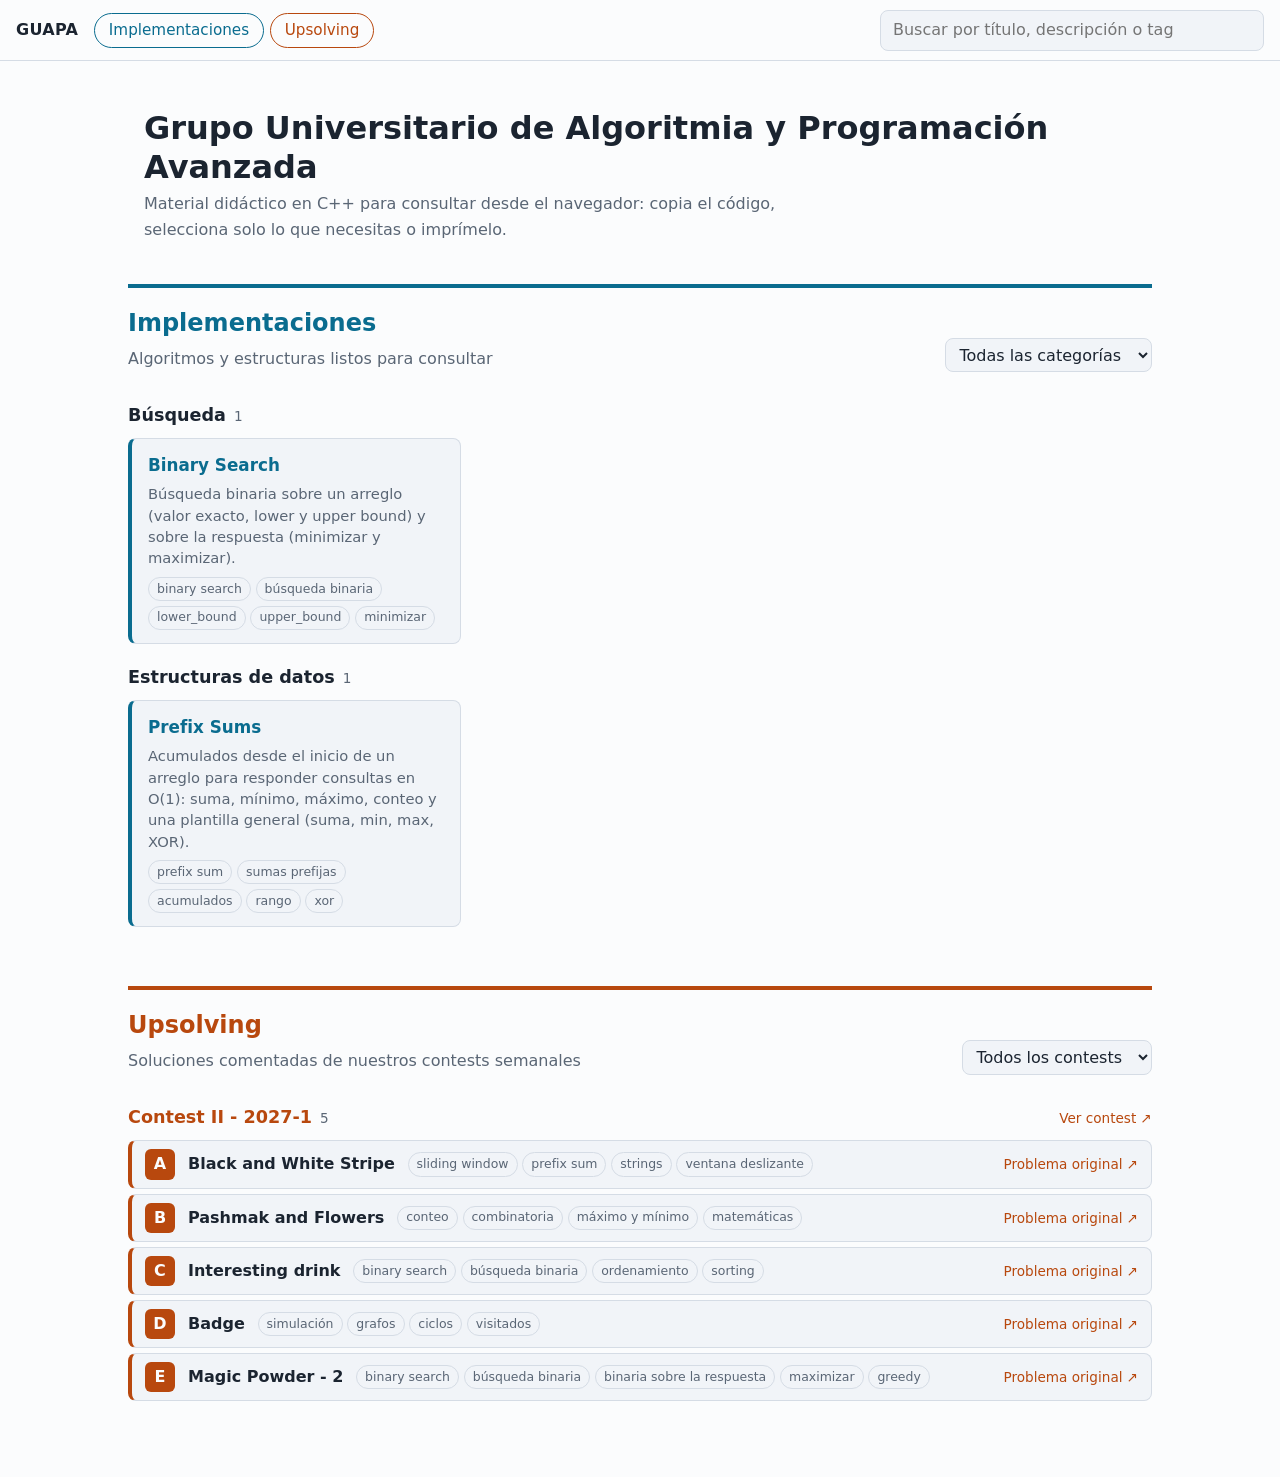
<file: docs/index.html>
<!DOCTYPE html>
<html lang="es">
<head>
<meta charset="utf-8">
<meta name="viewport" content="width=device-width, initial-scale=1">
<title>GUAPA · Algoritmia y Programación Avanzada</title>
<link rel="stylesheet" href="assets/style.css">
</head>
<body data-pagina="inicio">

<header class="topbar">
  <a class="marca" href="#">GUAPA</a>
  <nav class="tabs">
    <a class="impl" href="#implementaciones">Implementaciones</a>
    <a class="ups" href="#upsolving">Upsolving</a>
  </nav>
  <input id="buscador" class="buscador" type="search" placeholder="Buscar por título, descripción o tag" aria-label="Buscar">
</header>

<main class="wide">
  <div class="hero">
    <h1>Grupo Universitario de Algoritmia y Programación Avanzada</h1>
    <p>Material didáctico en C++ para consultar desde el navegador: copia el código, selecciona solo lo que necesitas o imprímelo.</p>
  </div>

  <section id="implementaciones" class="bloque-seccion impl">
    <div class="cab-seccion">
      <div>
        <h2>Implementaciones</h2>
        <p>Algoritmos y estructuras listos para consultar</p>
      </div>
      <select id="filtro-cat" aria-label="Filtrar por categoría"></select>
    </div>
    <div id="lista-impl"></div>
  </section>

  <section id="upsolving" class="bloque-seccion ups">
    <div class="cab-seccion">
      <div>
        <h2>Upsolving</h2>
        <p>Soluciones comentadas de nuestros contests semanales</p>
      </div>
      <select id="filtro-contest" aria-label="Filtrar por contest"></select>
    </div>
    <div id="lista-ups"></div>
  </section>
</main>

<script src="catalog.js"></script>
<script>
(function () {
  'use strict';
  var IMPL = CATALOG.filter(function (e) { return e.tipo === 'implementacion'; });
  var UPS  = CATALOG.filter(function (e) { return e.tipo === 'solucion'; });

  var CAT_NOMBRES = {
    busqueda: 'Búsqueda', grafos: 'Grafos', combinatoria: 'Combinatoria', strings: 'Strings',
    estructuras_de_datos: 'Estructuras de datos', programacion_dinamica: 'Programación dinámica',
    matematicas: 'Matemáticas', geometria: 'Geometría'
  };
  function nombreCat(c) {
    return CAT_NOMBRES[c] || (c.charAt(0).toUpperCase() + c.slice(1).replace(/_/g, ' '));
  }
  function esc(s) {
    return String(s == null ? '' : s).replace(/[&<>"']/g, function (c) {
      return { '&': '&amp;', '<': '&lt;', '>': '&gt;', '"': '&quot;', "'": '&#39;' }[c];
    });
  }
  function norm(s) { return String(s).toLowerCase().normalize('NFD').replace(/[\u0300-\u036f]/g, ''); }
  function tituloDe(e) { return e.tituloProblema || e.titulo || ''; }
  function coincide(e, q) {
    if (!q) return true;
    var texto = norm([tituloDe(e), e.descripcion, e.contest || '', e.problema || '', (e.tags || []).join(' ')].join(' '));
    return q.split(/\s+/).every(function (w) { return texto.indexOf(w) >= 0; });
  }
  function tagsHtml(e) {
    return '<div class="tags">' + (e.tags || []).slice(0, 5).map(function (t) {
      return '<span class="tag">' + esc(t) + '</span>';
    }).join('') + '</div>';
  }

  var selCat = document.getElementById('filtro-cat');
  var selContest = document.getElementById('filtro-contest');
  var buscador = document.getElementById('buscador');

  // Opciones de los filtros
  var cats = Array.from(new Set(IMPL.map(function (e) { return e.categoria; }))).sort();
  selCat.innerHTML = '<option value="">Todas las categorías</option>' +
    cats.map(function (c) { return '<option value="' + esc(c) + '">' + esc(nombreCat(c)) + '</option>'; }).join('');

  // Contests: del más reciente (último agregado en catalog.js) al más antiguo
  var contests = [];
  UPS.forEach(function (e) {
    if (!contests.some(function (c) { return c.slug === e.contestSlug; })) {
      contests.push({ slug: e.contestSlug, nombre: e.contest, url: e.contestUrl });
    }
  });
  contests.reverse();
  selContest.innerHTML = '<option value="">Todos los contests</option>' +
    contests.map(function (c) { return '<option value="' + esc(c.slug) + '">' + esc(c.nombre) + '</option>'; }).join('');

  function renderImpl(q) {
    var cat = selCat.value;
    var items = IMPL.filter(function (e) { return (!cat || e.categoria === cat) && coincide(e, q); });
    var grupos = {};
    items.forEach(function (e) { (grupos[e.categoria] = grupos[e.categoria] || []).push(e); });
    var html = Object.keys(grupos).sort().map(function (c) {
      return '<div class="grupo" id="cat-' + esc(c) + '"><h3>' + esc(nombreCat(c)) +
        ' <span class="conteo">' + grupos[c].length + '</span></h3><div class="tarjetas">' +
        grupos[c].map(function (e) {
          return '<a class="tarjeta" href="' + esc(e.archivo) + '"><h4>' + esc(e.titulo) + '</h4><p>' +
            esc(e.descripcion) + '</p>' + tagsHtml(e) + '</a>';
        }).join('') + '</div></div>';
    }).join('');
    var vacio = IMPL.length ? 'Sin resultados' : 'Aún no hay implementaciones publicadas';
    document.getElementById('lista-impl').innerHTML = html || '<p class="vacio">' + vacio + '</p>';
  }

  function renderUps(q) {
    var ct = selContest.value;
    var items = UPS.filter(function (e) { return (!ct || e.contestSlug === ct) && coincide(e, q); });
    var html = contests.map(function (c) {
      var lista = items.filter(function (e) { return e.contestSlug === c.slug; })
        .sort(function (a, b) { return String(a.problema).localeCompare(String(b.problema)); });
      if (!lista.length) return '';
      return '<div class="grupo" id="contest-' + esc(c.slug) + '"><h3><a href="soluciones/' + esc(c.slug) +
        '/index.html">' + esc(c.nombre) + '</a> <span class="conteo">' + lista.length + '</span>' +
        '<a class="ext" href="' + esc(c.url) + '" target="_blank" rel="noopener">Ver contest ↗</a></h3>' +
        lista.map(function (e) {
          return '<div class="fila"><a class="letra" href="' + esc(e.archivo) + '">' + esc(e.problema) +
            '</a><a class="tit" href="' + esc(e.archivo) + '">' + esc(e.tituloProblema) + '</a>' +
            (e.dificultad ? '<span class="dif">' + esc(e.dificultad) + '</span>' : '') +
            tagsHtml(e) +
            '<a class="ext" href="' + esc(e.problemaUrl) + '" target="_blank" rel="noopener">Problema original ↗</a></div>';
        }).join('') + '</div>';
    }).join('');
    var vacio = UPS.length ? 'Sin resultados' : 'Aún no hay contests publicados';
    document.getElementById('lista-ups').innerHTML = html || '<p class="vacio">' + vacio + '</p>';
  }

  function render() {
    var q = norm(buscador.value.trim());
    renderImpl(q);
    renderUps(q);
  }

  buscador.addEventListener('input', render);
  selCat.addEventListener('change', render);
  selContest.addEventListener('change', render);
  render();

  // Si se llega con un ancla de categoría o contest, desplazar tras renderizar
  if (location.hash) {
    var destino = document.getElementById(location.hash.slice(1));
    if (destino) destino.scrollIntoView();
  }
})();
</script>
</body>
</html>
</file>
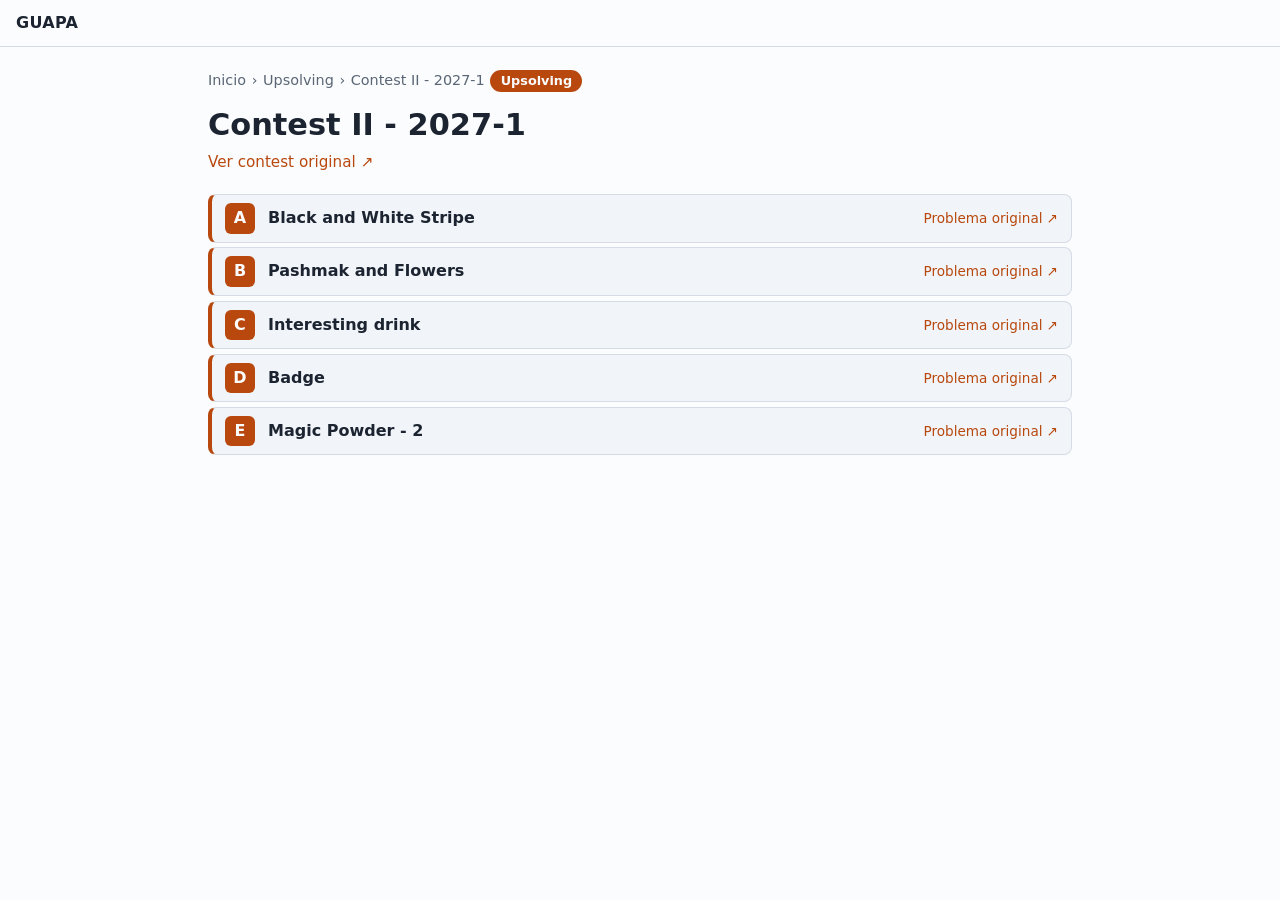
<file: docs/soluciones/contest_ii_2027_1/index.html>
<!DOCTYPE html>
<html lang="es">
<head>
<meta charset="utf-8">
<meta name="viewport" content="width=device-width, initial-scale=1">
<title>Contest II - 2027-1 · Upsolving · GUAPA</title>
<link rel="stylesheet" href="../../assets/style.css">
</head>
<body data-pagina="contest" data-seccion="solucion">

<header class="topbar">
  <a class="marca" href="../../index.html">GUAPA</a>
</header>

<main>
  <nav class="migas" aria-label="Ruta">
    <a href="../../index.html#upsolving">Inicio</a> ›
    <a href="../../index.html#upsolving">Upsolving</a> ›
    <span>Contest II - 2027-1</span>
    <span class="insignia">Upsolving</span>
  </nav>

  <div class="pagina-cab">
    <h1>Contest II - 2027-1</h1>
    <p class="enlaces"><a href="https://codeforces.com/group/P35WkNZDR8/contest/713751" target="_blank" rel="noopener">Ver contest original ↗</a></p>
  </div>

  <div class="grupo">
    <div class="fila">
      <a class="letra" href="A_black_and_white_stripe.html">A</a>
      <a class="tit" href="A_black_and_white_stripe.html">Black and White Stripe</a>
      <a class="ext" href="https://codeforces.com/group/P35WkNZDR8/contest/713751/problem/A" target="_blank" rel="noopener">Problema original ↗</a>
    </div>
    <div class="fila">
      <a class="letra" href="B_pashmak_and_flowers.html">B</a>
      <a class="tit" href="B_pashmak_and_flowers.html">Pashmak and Flowers</a>
      <a class="ext" href="https://codeforces.com/group/P35WkNZDR8/contest/713751/problem/B" target="_blank" rel="noopener">Problema original ↗</a>
    </div>
    <div class="fila">
      <a class="letra" href="C_interesting_drink.html">C</a>
      <a class="tit" href="C_interesting_drink.html">Interesting drink</a>
      <a class="ext" href="https://codeforces.com/group/P35WkNZDR8/contest/713751/problem/C" target="_blank" rel="noopener">Problema original ↗</a>
    </div>
    <div class="fila">
      <a class="letra" href="D_badge.html">D</a>
      <a class="tit" href="D_badge.html">Badge</a>
      <a class="ext" href="https://codeforces.com/group/P35WkNZDR8/contest/713751/problem/D" target="_blank" rel="noopener">Problema original ↗</a>
    </div>
    <div class="fila">
      <a class="letra" href="E_magic_powder_2.html">E</a>
      <a class="tit" href="E_magic_powder_2.html">Magic Powder - 2</a>
      <a class="ext" href="https://codeforces.com/group/P35WkNZDR8/contest/713751/problem/E" target="_blank" rel="noopener">Problema original ↗</a>
    </div>
  </div>
</main>
</body>
</html>
</file>
<file: docs/assets/style.css>
/* ===== Tokens ===== */
:root{
  --bg:#fbfcfd; --fg:#1b2430; --muted:#5a6675; --card:#f1f4f8; --borde:#d5dce5;
  --impl:#0a6c8f; --ups:#b8480e; --acc:var(--impl);
  --code-bg:#f4f6f9; --code-fg:#1b2430;
  --mono:ui-monospace,SFMono-Regular,Menlo,Consolas,"Liberation Mono",monospace;
  --sans:system-ui,-apple-system,"Segoe UI",Roboto,"Helvetica Neue",Arial,sans-serif;
  --hl-kw:#b3261e; --hl-type:#0b57a4; --hl-str:#0b5a2b; --hl-num:#0b57a4; --hl-com:#6b7684; --hl-fn:#6f42c1; --hl-meta:#8a5a00;
}
@media (prefers-color-scheme:dark){
  :root{
    --bg:#0e1319; --fg:#e4eaf1; --muted:#9aa7b6; --card:#151c25; --borde:#2a3542;
    --impl:#55c4ee; --ups:#ff9a5c;
    --code-bg:#0a0f14; --code-fg:#e4eaf1;
    --hl-kw:#ff7b72; --hl-type:#79c0ff; --hl-str:#7ee787; --hl-num:#79c0ff; --hl-com:#8592a1; --hl-fn:#d2a8ff; --hl-meta:#e3b341;
  }
}

/* ===== Base ===== */
*{box-sizing:border-box}
html{scroll-behavior:smooth;scroll-padding-top:5.5rem}
body{margin:0;background:var(--bg);color:var(--fg);font:16px/1.65 var(--sans);--acc:var(--impl)}
body[data-seccion="solucion"]{--acc:var(--ups)}
a{color:var(--acc);text-decoration:none}
a:hover{text-decoration:underline}
code{font-family:var(--mono);font-size:.92em;background:var(--card);padding:.1em .35em;border-radius:4px}
main,.contenedor{max-width:56rem;margin:0 auto;padding:1rem}
.wide{max-width:66rem}
@media (prefers-reduced-motion:reduce){html{scroll-behavior:auto}}

/* ===== Barra superior ===== */
.topbar{position:sticky;top:0;z-index:30;display:flex;flex-wrap:wrap;align-items:center;gap:.6rem 1rem;padding:.6rem 1rem;background:var(--bg);border-bottom:1px solid var(--borde)}
.marca{font-weight:700;color:var(--fg);letter-spacing:.02em}
.marca:hover{text-decoration:none}
.tabs{display:flex;gap:.4rem}
.tabs a{padding:.25rem .85rem;border-radius:999px;border:1.5px solid var(--borde);color:var(--fg);font-size:.95rem}
.tabs a.impl{border-color:var(--impl);color:var(--impl)}
.tabs a.ups{border-color:var(--ups);color:var(--ups)}
.tabs a:hover{text-decoration:none;background:var(--card)}
.buscador{flex:1;min-width:10rem;max-width:24rem;margin-left:auto;padding:.4rem .75rem;border-radius:8px;border:1px solid var(--borde);background:var(--card);color:var(--fg);font:inherit}
.buscador:focus,select:focus,button:focus-visible,a:focus-visible{outline:2px solid var(--acc);outline-offset:2px}

/* ===== Portada ===== */
.hero{padding:2rem 1rem 0.5rem}
.hero h1{margin:0 0 .3rem;font-size:2rem;line-height:1.2}
.hero p{margin:0;color:var(--muted);max-width:40rem}
.bloque-seccion{margin:2rem 0;padding:0 0 .5rem;border-top:4px solid var(--acc)}
.bloque-seccion.impl{--acc:var(--impl)}
.bloque-seccion.ups{--acc:var(--ups)}
.cab-seccion{display:flex;flex-wrap:wrap;align-items:flex-end;justify-content:space-between;gap:.6rem 1rem;padding:1rem 0 .6rem}
.cab-seccion h2{margin:0;color:var(--acc);font-size:1.5rem}
.cab-seccion p{margin:.15rem 0 0;color:var(--muted)}
select{padding:.35rem .6rem;border-radius:8px;border:1px solid var(--borde);background:var(--card);color:var(--fg);font:inherit}
.grupo{margin:1.2rem 0}
.grupo h3{display:flex;align-items:baseline;gap:.5rem;margin:0 0 .5rem;font-size:1.1rem}
.conteo{font-size:.85rem;font-weight:400;color:var(--muted)}
.tarjetas{display:grid;grid-template-columns:repeat(auto-fill,minmax(16rem,1fr));gap:.8rem}
.tarjeta{display:block;padding:.8rem 1rem;background:var(--card);border:1px solid var(--borde);border-left:4px solid var(--acc);border-radius:8px;color:var(--fg)}
.tarjeta:hover{text-decoration:none;border-color:var(--acc)}
.tarjeta h4{margin:0 0 .25rem;font-size:1.05rem;color:var(--acc)}
.tarjeta p{margin:0 0 .5rem;font-size:.92rem;color:var(--muted);line-height:1.45}
.tags{display:flex;flex-wrap:wrap;gap:.3rem}
.tag{padding:.05rem .5rem;border-radius:999px;border:1px solid var(--borde);font-size:.78rem;color:var(--muted)}
.fila{display:flex;flex-wrap:wrap;align-items:center;gap:.5rem .8rem;padding:.5rem .8rem;margin:.3rem 0;background:var(--card);border:1px solid var(--borde);border-left:4px solid var(--acc);border-radius:8px;color:var(--fg)}
.fila:hover{text-decoration:none;border-color:var(--acc)}
.fila .letra{display:inline-grid;place-items:center;min-width:1.9rem;height:1.9rem;border-radius:6px;background:var(--acc);color:var(--bg);font-weight:700}
.fila .tit{font-weight:600}
.fila .dif{font-size:.85rem;color:var(--muted)}
.vacio{padding:1rem;color:var(--muted);border:1px dashed var(--borde);border-radius:8px;text-align:center}

/* ===== Páginas individuales ===== */
.migas{display:flex;flex-wrap:wrap;align-items:center;gap:.35rem;font-size:.9rem;color:var(--muted);margin:.4rem 0 .8rem}
.migas a{color:var(--muted)}
.migas a:hover{color:var(--acc)}
.insignia{display:inline-block;padding:.05rem .65rem;border-radius:999px;background:var(--acc);color:var(--bg);font-size:.8rem;font-weight:600}
.pagina-cab h1{margin:.3rem 0 .4rem;font-size:1.9rem;line-height:1.25}
.meta{display:flex;flex-wrap:wrap;gap:.4rem;margin:.2rem 0 1rem}
.badge{display:inline-block;padding:.05rem .55rem;border-radius:6px;border:1px solid var(--acc);color:var(--acc);font-size:.85rem;font-family:var(--mono);background:transparent}
.badge.neutro{border-color:var(--borde);color:var(--muted);font-family:var(--sans)}

/* Barra de acciones */
.barra{position:sticky;top:0;z-index:25;display:flex;flex-wrap:wrap;align-items:center;gap:.4rem;padding:.5rem 0;margin-bottom:.6rem;background:var(--bg);border-bottom:1px solid var(--borde)}
.barra button{padding:.3rem .7rem;border-radius:8px;border:1px solid var(--borde);background:var(--card);color:var(--fg);font:inherit;font-size:.88rem;cursor:pointer}
.barra button:hover{border-color:var(--acc)}


/* Secciones y pasos */
.seccion{margin:1.6rem 0}
.seccion>h2{display:flex;align-items:center;gap:.6rem;margin:0 0 .6rem;padding-bottom:.25rem;border-bottom:2px solid var(--acc);font-size:1.35rem;break-after:avoid}
.paso{position:relative;margin:.55rem 0;padding:.35rem .5rem .35rem 2.2rem;border-left:3px solid transparent;border-radius:6px}
.paso.sel{border-left-color:var(--acc);background:rgba(127,127,127,.09)}
.sel-lbl{display:inline-flex;align-items:center;cursor:pointer}
.paso>.sel-lbl{position:absolute;left:.5rem;top:.6rem}
.sel-lbl input{width:1.05rem;height:1.05rem;accent-color:var(--acc);cursor:pointer}
.texto p{margin:.2rem 0 .5rem}
.texto ul,.texto ol{margin:.2rem 0 .6rem;padding-left:1.4rem}
.texto .patron{margin:.2rem 0 .5rem}
.texto .patron code{display:inline-block;padding:.2rem .7rem;letter-spacing:.15em}
pre.codigo{position:relative;margin:.35rem 0;padding:.8rem 1rem;background:var(--code-bg);color:var(--code-fg);border:1px solid var(--borde);border-radius:8px;overflow-x:auto;font:.88rem/1.55 var(--mono);tab-size:4}
pre.codigo code{background:none;padding:0;font:inherit;color:inherit}
.texto+pre.codigo{margin-top:.2rem}
.btn-copiar{position:sticky;float:right;top:0;margin:-.3rem -.5rem 0 .5rem;padding:.15rem .55rem;border-radius:6px;border:1px solid var(--borde);background:var(--card);color:var(--muted);font:.78rem var(--sans);cursor:pointer}
.btn-copiar:hover{color:var(--acc);border-color:var(--acc)}
.modo-explicacion #contenido pre.codigo{display:none}
.modo-explicacion #contenido .paso:not(:has(.texto)){display:none}
.modo-codigo #contenido .texto{display:none}
.modo-codigo #contenido .paso:not(:has(pre.codigo)){display:none}
.modo-codigo #contenido .seccion:not(:has(pre.codigo)){display:none}
.barra .modos{display:flex;flex-wrap:wrap;align-items:center;gap:.7rem;margin-right:.6rem;font-size:.88rem;color:var(--muted)}
.barra .modos label{display:flex;align-items:center;gap:.25rem;cursor:pointer}
.barra .modos input{accent-color:var(--acc)}
.enlaces{margin:.2rem 0 .6rem;font-size:.95rem}
.fila .letra{text-decoration:none}
.fila .tit{color:var(--fg)}
.ext{margin-left:auto;font-size:.85rem}
.grupo h3 .ext{font-weight:400}
#vista-cpp{display:none}
#vista-cpp.visible{display:block}
.vista-cpp-cab{margin:.2rem 0 .5rem;color:var(--muted);font-size:.9rem}
.nav-pie{display:flex;justify-content:space-between;gap:1rem;margin:2rem 0 1rem}
.toast{position:fixed;left:50%;bottom:1.2rem;transform:translateX(-50%);padding:.5rem 1rem;border-radius:8px;background:var(--fg);color:var(--bg);font-size:.9rem;z-index:50}
.encabezado-impresion{display:none}

/* Resaltado de sintaxis (highlight.js) */
.hljs-keyword,.hljs-literal{color:var(--hl-kw)}
.hljs-type,.hljs-built_in{color:var(--hl-type)}
.hljs-string{color:var(--hl-str)}
.hljs-number{color:var(--hl-num)}
.hljs-comment{color:var(--hl-com);font-style:italic}
.hljs-title,.hljs-title.function_{color:var(--hl-fn)}
.hljs-meta,.hljs-meta .hljs-keyword{color:var(--hl-meta)}

@media (max-width:600px){
  .paso{padding-left:2rem}
  .barra .modos{margin-left:0}
  .hero h1{font-size:1.6rem}
}

/* ===== Impresión ===== */
@media print{
  :root{--bg:#fff;--fg:#000;--muted:#333;--card:#fff;--borde:#bbb;--code-bg:#fff;--code-fg:#000;--acc:#000}
  html,body{background:#fff;color:#000;font-size:10.5pt;line-height:1.45}
  .topbar,.barra,.migas,.insignia,.sel-lbl,.btn-copiar,.toast,#vista-cpp,.nav-pie{display:none!important}
  .encabezado-impresion{display:block;margin-bottom:.6rem;padding-bottom:.25rem;border-bottom:1px solid #999;font-size:9pt}
  main,.contenedor{max-width:none;padding:0}
  .pagina-cab h1{font-size:15pt;margin:.2rem 0}
  .badge{border-color:#999;color:#000}
  .seccion{margin:.9rem 0}
  .seccion>h2{font-size:12.5pt;border-bottom:1px solid #999}
  .paso{padding:0;margin:.35rem 0;border:0;background:none;break-inside:avoid}
  pre.codigo{break-inside:avoid;font-size:8.8pt;line-height:1.35;padding:.4rem .6rem;background:#fff;border:1px solid #bbb;white-space:pre-wrap;overflow:visible}
  .hljs *{color:#000!important;font-weight:normal!important}
  body.solo-sel .paso:not(.sel){display:none}
  body.solo-sel .seccion.vacia>h2{display:none}
}
</file>
